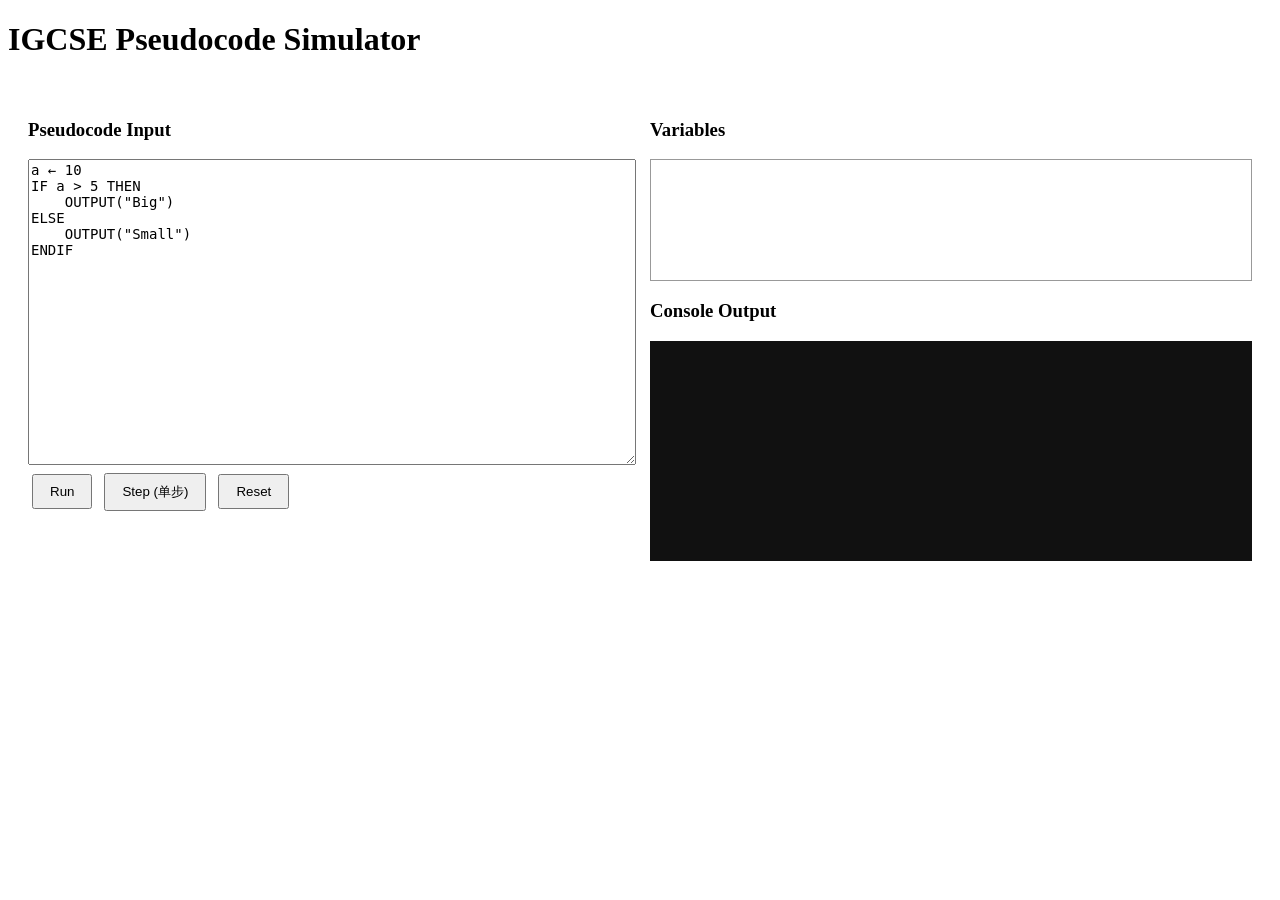
<file: index.html>
<!DOCTYPE html>
<html lang="en">
<head>
    <meta charset="UTF-8">
    <title>IGCSE Pseudocode Simulator</title>
    <style>
        .container{display:grid;grid-template-columns:1fr 1fr;gap:20px;padding:20px;}
        textarea{width:100%;height:300px;font-family:monospace;font-size:14px;}
        .var-table{border:1px solid #999;padding:10px;min-height:100px;}
        #output{background:#111;color:#0f0;padding:10px;height:200px;white-space:pre-wrap;font-family:monospace;}
        button{padding:8px 16px;margin:4px;cursor:pointer;}
    </style>
</head>
<body>
    <h1>IGCSE Pseudocode Simulator</h1>
    <div class="container">
        <div>
            <h3>Pseudocode Input</h3>
            <textarea id="codeArea">
a ← 10
IF a > 5 THEN
    OUTPUT("Big")
ELSE
    OUTPUT("Small")
ENDIF
            </textarea>
            <br>
            <button onclick="runCode()">Run</button>
            <button onclick="stepCode()">Step (单步)</button>
            <button onclick="reset()">Reset</button>
        </div>
        <div>
            <h3>Variables</h3>
            <div class="var-table" id="varBox"></div>
            <h3>Console Output</h3>
            <div id="output"></div>
        </div>
    </div>
<script>
let variables = {};
let pc = 0;
let lines = [];

function reset(){
    variables = {};
    pc = 0;
    lines = document.getElementById("codeArea").value.split("\n");
    renderVars();
    document.getElementById("output").innerText = "";
}

function renderVars(){
    let html = "";
    for(let name in variables){
        html += `<p>${name} = ${variables[name]}</p >`;
    }
    document.getElementById("varBox").innerHTML = html;
}

function stepCode(){
    if(pc >= lines.length) return;
    let line = lines[pc].trim();
    pc++;
    if(line.includes("←")){
        let [varName, valueStr] = line.split("←");
        let val = eval(valueStr.trim());
        variables[varName.trim()] = val;
    }
    if(line.startsWith("OUTPUT")){
        let txt = line.match(/OUTPUT\("(.*)"\)/)[1];
        document.getElementById("output").innerText += txt + "\n";
    }
    renderVars();
}

function runCode(){
    reset();
    while(pc < lines.length){
        stepCode();
    }
}
</script>
</body>
</html>
</file>
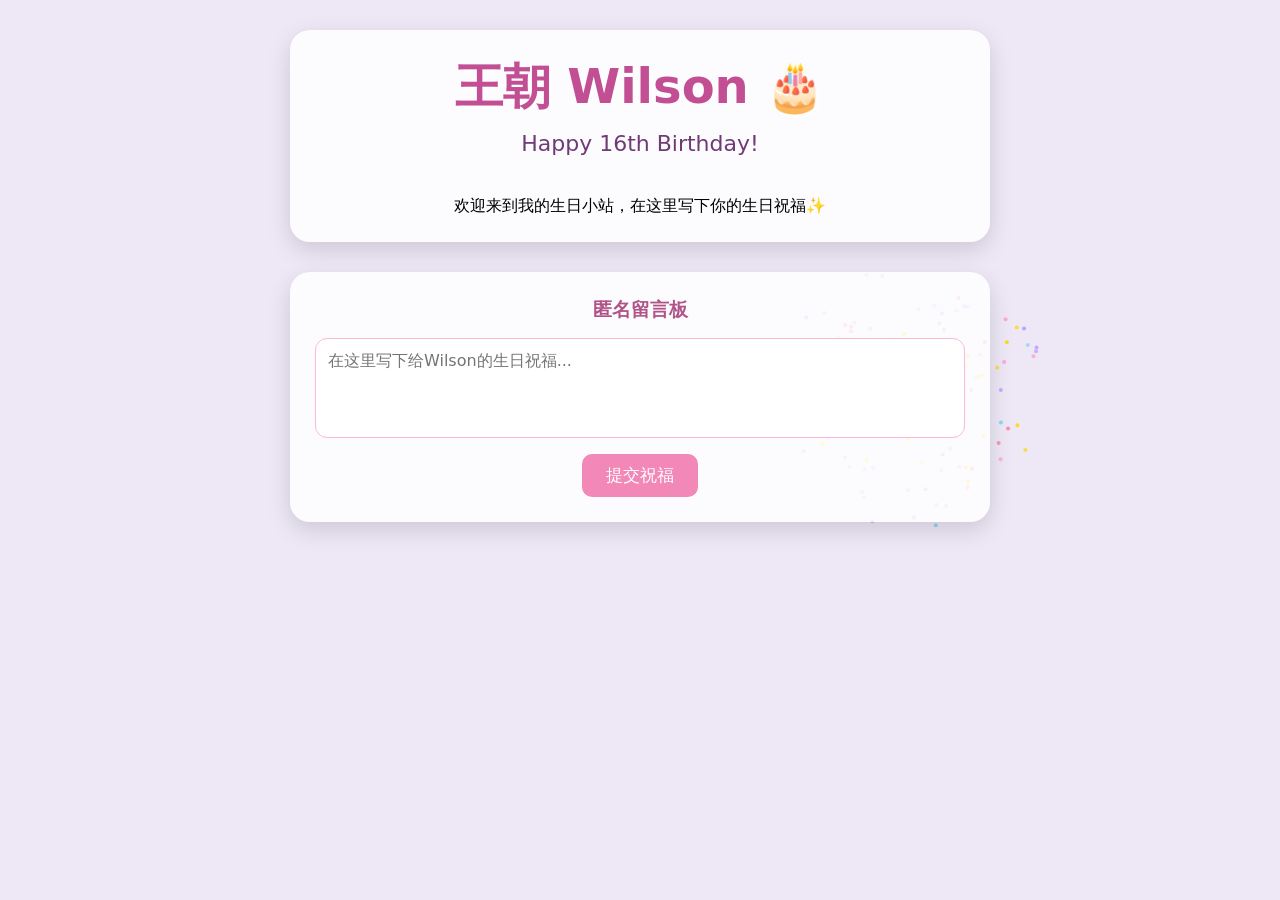
<file: birthday-index.html>
<!DOCTYPE html>
<html lang="en">
<head>
    <meta charset="UTF-8">
    <meta name="viewport" content="width=device-width, initial-scale=1.0">
    <title>Happy 16th Birthday Wilson</title>
    <style>
        *{margin:0;padding:0;box-sizing:border-box;font-family:system-ui, sans-serif;}
        body{
            background: #cce7f8;
            background-image: url('https://images.unsplash.com/photo-1578985545062-69928b1d9587?w=1400');
            background-size: cover;
            background-position: center;
            background-attachment: fixed;
            min-height:100vh;
            padding:30px 15px;
        }
        .mask{
            background:rgba(255,230,245,0.65);
            position:fixed;top:0;left:0;width:100%;height:100%;z-index:0;
        }
        .container{
            position:relative;z-index:2;
            max-width:700px;margin:0 auto;text-align:center;
        }
        h1{
            font-size:48px;color:#c24e94;text-shadow: 2px 2px 4px #fff;
            margin-bottom:12px;
        }
        .sub-title{
            font-size:22px;color:#703b75;margin-bottom:40px;
        }
        .card{
            background:rgba(255,255,255,0.82);
            border-radius:20px;padding:25px;margin-bottom:30px;
            box-shadow:0 8px 24px #00000022;
        }
        textarea{
            width:100%;height:100px;padding:12px;border-radius:12px;border:1px solid #ffb7d8;
            font-size:16px;resize:none;margin-bottom:12px;outline:none;
        }
        button{
            padding:10px 24px;border:none;border-radius:10px;
            background:#f288b8;color:white;font-size:17px;cursor:pointer;
            transition:0.2s;
        }
        button:hover{background:#dd689e;}
        .msg-item{
            text-align:left;padding:12px 16px;border-bottom:1px solid #f5d7e7;
            color:#444;
        }
        #fireworksCanvas{
            position:fixed;top:0;left:0;width:100vw;height:100vh;
            pointer-events:none;z-index:1;
        }
    </style>
</head>
<body>
    <div class="mask"></div>
    <canvas id="fireworksCanvas"></canvas>
    <div class="container">
        <div class="card">
            <h1>王朝 Wilson 🎂</h1>
            <p class="sub-title">Happy 16th Birthday!</p>
            <p>欢迎来到我的生日小站，在这里写下你的生日祝福✨</p>
        </div>

        <div class="card">
            <h3 style="margin-bottom:15px;color:#b05488">匿名留言板</h3>
            <textarea id="msgInput" placeholder="在这里写下给Wilson的生日祝福..."></textarea>
            <button onclick="addMessage()">提交祝福</button>
            <div id="msgList"></div>
        </div>
    </div>

<script>
// ========== 烟花代码 ==========
const canvas = document.getElementById('fireworksCanvas');
const ctx = canvas.getContext('2d');
function resizeCanvas(){
    canvas.width = window.innerWidth;
    canvas.height = window.innerHeight;
}
resizeCanvas();
window.addEventListener('resize',resizeCanvas);

class Particle{
    constructor(x,y,color){
        this.x = x;this.y = y;
        this.speed = Math.random()*5+2;
        this.angle = Math.random()*Math.PI*2;
        this.gravity = 0.08;
        this.vx = Math.cos(this.angle)*this.speed;
        this.vy = Math.sin(this.angle)*this.speed;
        this.alpha = 1;
        this.decay = Math.random()*0.015+0.005;
        this.color = color;
    }
    update(){
        this.x += this.vx;
        this.y += this.vy;
        this.vy += this.gravity;
        this.alpha -= this.decay;
    }
    draw(){
        ctx.save();
        ctx.globalAlpha = this.alpha;
        ctx.beginPath();
        ctx.arc(this.x,this.y,2,0,Math.PI*2);
        ctx.fillStyle=this.color;
        ctx.fill();
        ctx.restore();
    }
}
let particles = [];
const colors = ['#ff99cc','#87cefa','#ffd700','#ff7799','#b699ff'];
function createFirework(x,y){
    for(let i=0;i<120;i++){
        const c = colors[Math.floor(Math.random()*colors.length)];
        particles.push(new Particle(x,y,c));
    }
}
// 页面加载自动放烟花
setInterval(()=>{
    createFirework(Math.random()*canvas.width, Math.random()*canvas.height*0.5);
},1200);

function animate(){
    requestAnimationFrame(animate);
    ctx.clearRect(0,0,canvas.width,canvas.height);
    for(let i=particles.length-1;i>=0;i--){
        particles[i].update();
        particles[i].draw();
        if(particles[i].alpha <=0) particles.splice(i,1);
    }
}
animate();

// ========== 匿名留言板（本地存储） ==========
const storageKey = "birthdayMsgWilson";
function getMessages(){
    const data = localStorage.getItem(storageKey);
    return data ? JSON.parse(data):[];
}
function renderMessages(){
    const listDom = document.getElementById("msgList");
    const msgs = getMessages();
    listDom.innerHTML = "";
    msgs.forEach(item=>{
        const div = document.createElement("div");
        div.className="msg-item";
        div.innerText = `💌 ${item}`;
        listDom.appendChild(div);
    })
}
function addMessage(){
    const input = document.getElementById("msgInput");
    const text = input.value.trim();
    if(!text) return alert("请写下祝福！");
    const msgs = getMessages();
    msgs.push(text);
    localStorage.setItem(storageKey, JSON.stringify(msgs));
    input.value = "";
    renderMessages();
    alert("祝福提交成功🎉");
}
renderMessages();
</script>
</body>
</html>
</file>
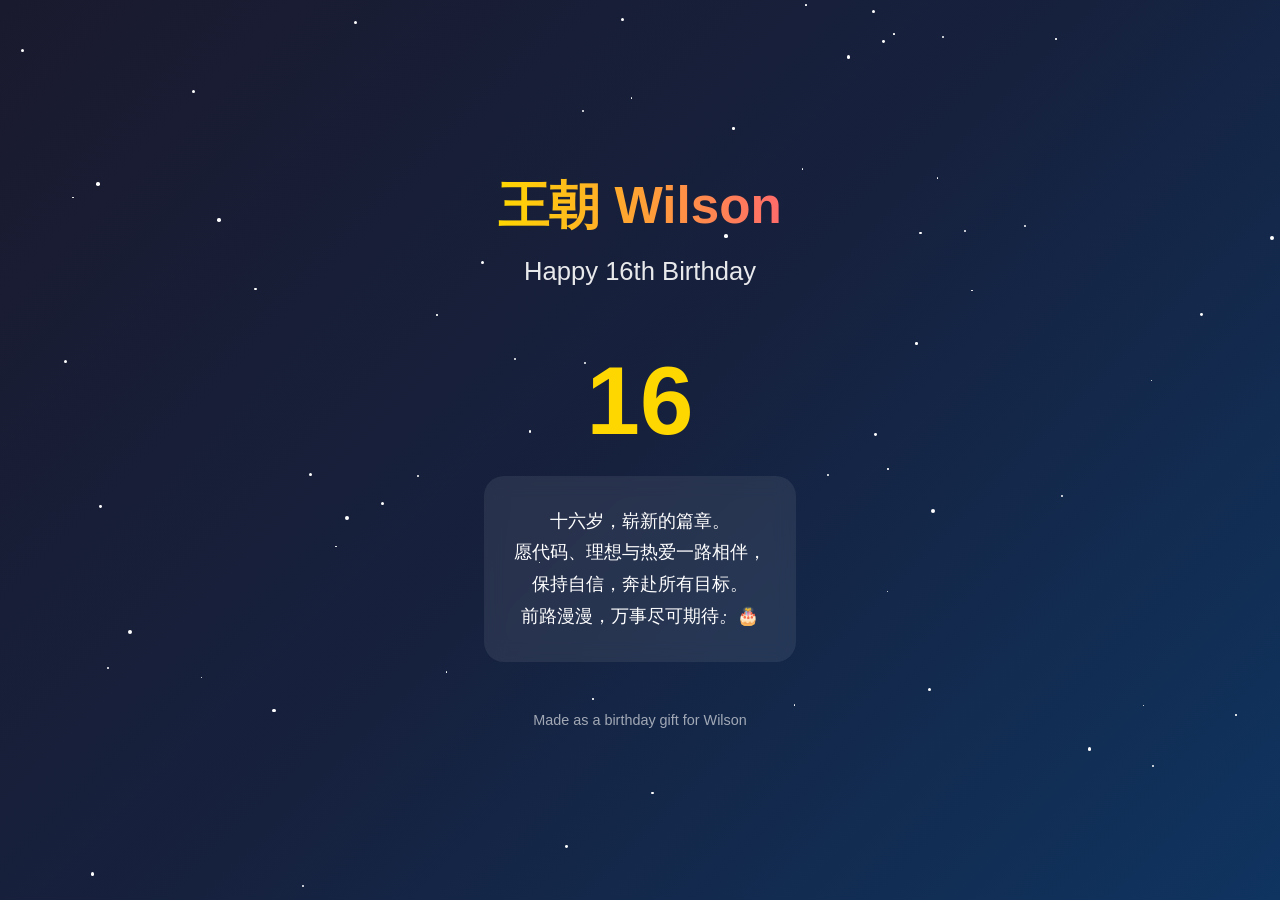
<file: birthday.html>
<!DOCTYPE html>
<html lang="en">
<head>
    <meta charset="UTF-8">
    <meta name="viewport" content="width=device-width, initial-scale=1.0">
    <title>Happy 16th Birthday Wilson</title>
    <style>
        * {
            margin: 0;
            padding: 0;
            box-sizing: border-box;
            font-family: 'Segoe UI', sans-serif;
        }
        body {
            min-height: 100vh;
            background: linear-gradient(135deg, #1a1a2e, #16213e, #0f3460);
            display: flex;
            flex-direction: column;
            align-items: center;
            justify-content: center;
            color: white;
            text-align: center;
            overflow: hidden;
        }
        h1 {
            font-size: 3.2rem;
            margin-bottom: 16px;
            background: linear-gradient(90deg, #ffd700, #ff6b6b);
            -webkit-background-clip: text;
            color: transparent;
            animation: fadeIn 2s ease-in-out;
        }
        .sub-title {
            font-size: 1.6rem;
            margin-bottom: 40px;
            opacity: 0.9;
            animation: fadeIn 3s ease-in-out;
        }
        .message {
            max-width: 700px;
            font-size: 1.1rem;
            line-height: 1.8;
            padding: 30px;
            background: rgba(255,255,255,0.08);
            border-radius: 20px;
            backdrop-filter: blur(10px);
            animation: fadeIn 4s ease-in-out;
        }
        .birthday-number{
            font-size: 6rem;
            font-weight: bold;
            color:#ffd700;
            margin:20px 0;
            animation: pulse 2.5s infinite;
        }
        @keyframes fadeIn {
            from {opacity:0; transform: translateY(20px);}
            to {opacity:1; transform: translateY(0);}
        }
        @keyframes pulse {
            0% {transform: scale(1);}
            50% {transform: scale(1.05);}
            100% {transform: scale(1);}
        }
        .footer{
            margin-top:50px;
            opacity:0.6;
            font-size:0.9rem;
        }
        /* 星星点缀 */
        .star {
            position:absolute;
            background:#fff;
            border-radius:50%;
            animation: twinkle 3s infinite;
        }
        @keyframes twinkle {
            0%,100% {opacity:0.2;}
            50% {opacity:1;}
        }
    </style>
</head>
<body>
    <div class="star" style="width:3px;height:3px;top:10%;left:15%;"></div>
    <div class="star" style="width:2px;height:2px;top:25%;left:80%;animation-delay:0.5s;"></div>
    <div class="star" style="width:4px;height:4px;top:70%;left:10%;animation-delay:1s;"></div>
    <div class="star" style="width:2px;height:2px;top:85%;left:90%;animation-delay:1.5s;"></div>
    <div class="star" style="width:3px;height:3px;top:40%;left:5%;animation-delay:2s;"></div>

    <h1>王朝 Wilson</h1>
    <div class="sub-title">Happy 16th Birthday</div>
    <div class="birthday-number">16</div>
    <div class="message">
        十六岁，崭新的篇章。<br>
        愿代码、理想与热爱一路相伴，<br>
        保持自信，奔赴所有目标。<br>
        前路漫漫，万事尽可期待。🎂
    </div>
    <div class="footer">
        Made as a birthday gift for Wilson
    </div>

<script>
// 随机生成更多星星
function createStar(){
    const star = document.createElement('div');
    star.classList.add('star');
    const size = Math.random()*3+1;
    star.style.width = size+'px';
    star.style.height = size+'px';
    star.style.top = Math.random()*100+'%';
    star.style.left = Math.random()*100+'%';
    star.style.animationDelay = Math.random()*3+'s';
    document.body.appendChild(star);
}
for(let i=0;i<60;i++) createStar();
</script>
</body>
</html>
</file>
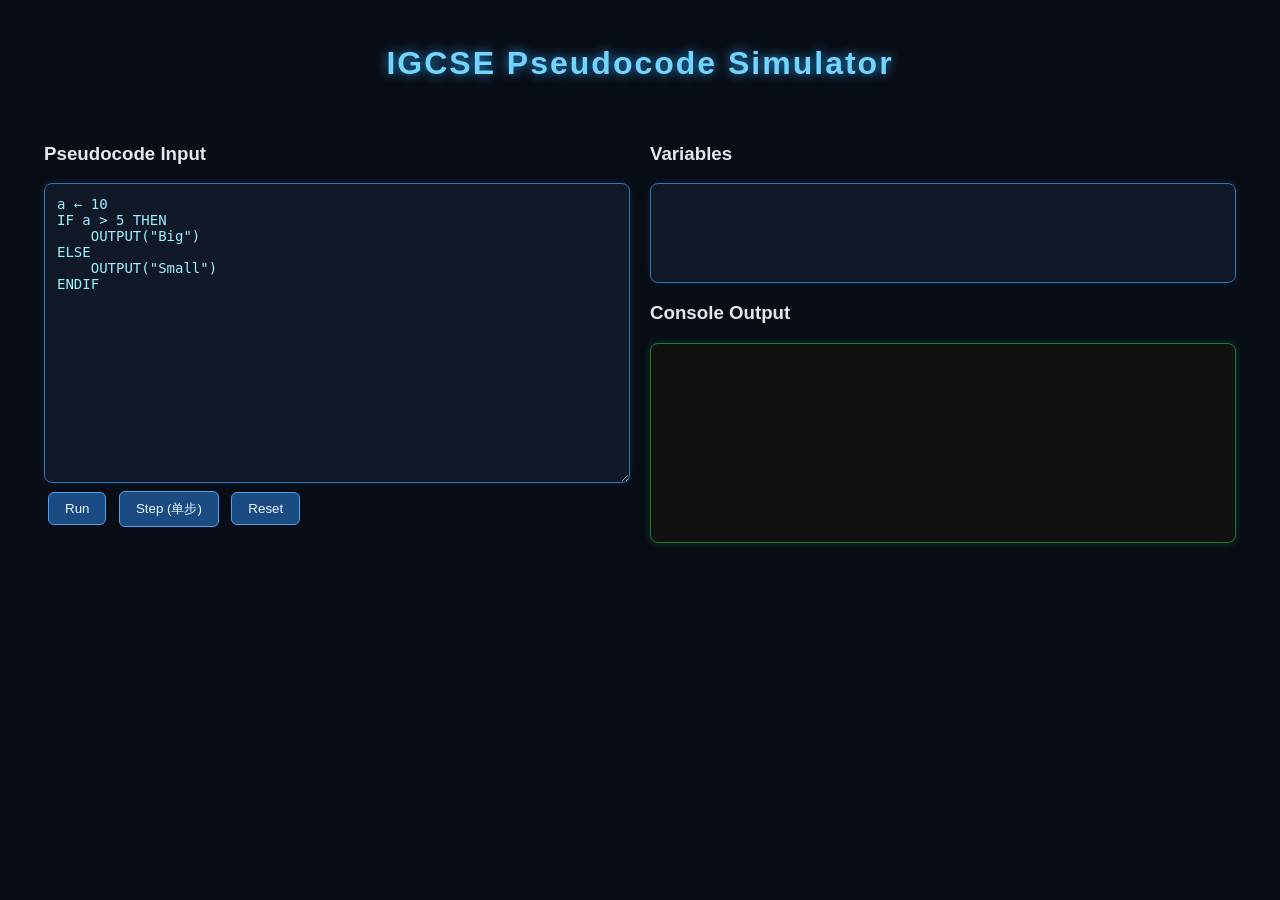
<file: GreatWall.html>
<!DOCTYPE html>
<html lang="en">
<head>
    <meta charset="UTF-8">
    <title>IGCSE Pseudocode Simulator</title>
    <style>
                *{
            box-sizing: border-box;
        }
        body{
            /* 深色底色，暗青黑，国风科技底色 */
            background: #0b1018;
            /* 长城背景图，半透明叠加 */
            background-image: url("https://images.unsplash.com/photo-1508804185872-d7badad00f7d?ixlib=rb-4.0.3&auto=format&fit=crop&w=1920&q=80");
            background-size: cover;
            background-position: center;
            background-attachment: fixed;
            background-blend-mode: overlay;
            color:#e2e8f0;
            font-family: 'Segoe UI',sans-serif;
            padding:24px;
            margin:0;
        }
        body::before{
            /* 黑色遮罩，压低背景亮度，保证文字看得清！很关键 */
            content:"";
            position:fixed;
            inset:0;
            background:rgba(8,12,20,0.75);
            z-index:-1;
        }
        h1{
            text-align:center;
            color:#72d4ff;
            text-shadow: 0 0 12px #2194d8;
            letter-spacing:2px;
        }
        .container{
            display:grid;
            grid-template-columns:1fr 1fr;
            gap:20px;
            padding:20px;
            max-width:1400px;
            margin:0 auto;
        }
        textarea{
            width:100%;
            height:300px;
            font-family:monospace;
            font-size:14px;
            background:rgba(20,30,48,0.75);
            border:1px solid #3474b8;
            color:#9cf0ff;
            border-radius:8px;
            padding:12px;
            box-shadow: 0 0 8px #18427066;
        }
        .var-table{
            border:1px solid #3474b8;
            padding:10px;
            min-height:100px;
            background:rgba(20,30,48,0.75);
            border-radius:8px;
            color:#b6e8ff;
            box-shadow: 0 0 8px #18427066;
        }
        #output{
            background:#111;
            color:#0f0;
            padding:10px;
            height:200px;
            white-space:pre-wrap;
            font-family:monospace;
            border:1px solid #227733;
            border-radius:8px;
            box-shadow:0 0 8px #00992255;
        }
        button{
            padding:8px 16px;
            margin:4px;
            cursor:pointer;
            background:#1a4b82;
            color:#eaf7ff;
            border:1px solid #50a2e8;
            border-radius:6px;
            transition: 0.2s;
        }
        button:hover{
            background:#2871b9;
            box-shadow:0 0 10px #3b98e9;
        }
    </style>
</head>
<body>
    <h1>IGCSE Pseudocode Simulator</h1>
    <div class="container">
        <div>
            <h3>Pseudocode Input</h3>
            <textarea id="codeArea">
a ← 10
IF a > 5 THEN
    OUTPUT("Big")
ELSE
    OUTPUT("Small")
ENDIF
            </textarea>
            <br>
            <button onclick="runCode()">Run</button>
            <button onclick="stepCode()">Step (单步)</button>
            <button onclick="reset()">Reset</button>
        </div>
        <div>
            <h3>Variables</h3>
            <div class="var-table" id="varBox"></div>
            <h3>Console Output</h3>
            <div id="output"></div>
        </div>
    </div>
<script>
let variables = {};
let pc = 0;
let lines = [];

function reset(){
    variables = {};
    pc = 0;
    lines = document.getElementById("codeArea").value.split("\n");
    renderVars();
    document.getElementById("output").innerText = "";
}

function renderVars(){
    let html = "";
    for(let name in variables){
        html += `<p>${name} = ${variables[name]}</p >`;
    }
    document.getElementById("varBox").innerHTML = html;
}

function stepCode(){
    if(pc >= lines.length) return;
    let line = lines[pc].trim();
    pc++;
    if(line.includes("←")){
        let [varName, valueStr] = line.split("←");
        let val = eval(valueStr.trim());
        variables[varName.trim()] = val;
    }
    if(line.startsWith("OUTPUT")){
        let txt = line.match(/OUTPUT\("(.*)"\)/)[1];
        document.getElementById("output").innerText += txt + "\n";
    }
    renderVars();
}

function runCode(){
    reset();
    while(pc < lines.length){
        stepCode();
    }
}
</script>
</body>
</html>
</file>
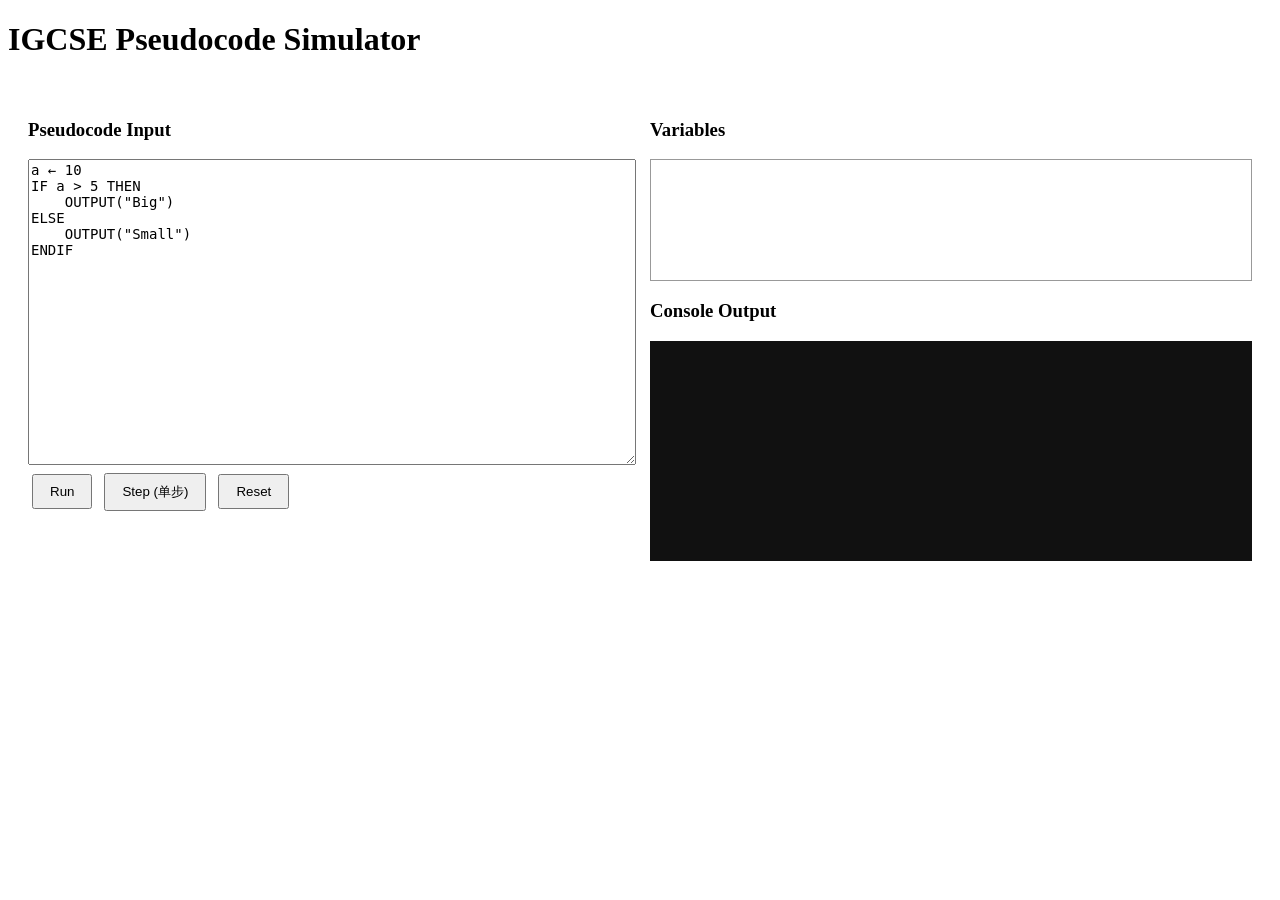
<file: igcse-sim.html>
<!DOCTYPE html>
<html lang="en">
<head>
    <meta charset="UTF-8">
    <title>IGCSE Pseudocode Simulator</title>
    <style>
        .container{
            display:grid;
            grid-template-columns:1fr 1fr;
            gap:20px;
            padding:20px;
        }
        textarea{
            width:100%;
            height:300px;
            font-family:monospace;
            font-size:14px;
        }
        .var-table{
            border:1px solid #999;
            padding:10px;
            min-height:100px;
        }
        #output{
            background:#111;
            color:#0f0;
            padding:10px;
            height:200px;
            white-space:pre-wrap;
            font-family:monospace;
        }
        button{
            padding:8px 16px;
            margin:4px;
            cursor:pointer;
        }
    </style>
</head>
<body>
    <h1>IGCSE Pseudocode Simulator</h1>
    <div class="container">
        <div>
            <h3>Pseudocode Input</h3>
<textarea id="codeArea">
a ← 10
IF a > 5 THEN
    OUTPUT("Big")
ELSE
    OUTPUT("Small")
ENDIF
</textarea>
            <br>
            <button onclick="runCode()">Run</button>
            <button onclick="stepCode()">Step (单步)</button>
            <button onclick="reset()">Reset</button>
        </div>
        <div>
            <h3>Variables</h3>
            <div class="var-table" id="varBox"></div>
            <h3>Console Output</h3>
            <div id="output"></div>
        </div>
    </div>
<script>
let variables = {};
let pc = 0;
let lines = [];
function reset(){
    variables = {};
    pc = 0;
    lines = document.getElementById("codeArea").value.split("\n");
    document.getElementById("output").innerText = "";
    renderVars();
}
function renderVars(){
    let html = "";
    for(let name in variables){
        html += `${name}: ${variables[name]}<br>`;
    }
    document.getElementById("varBox").innerHTML = html;
}
function stepCode(){
  if(pc >= lines.length) return;
  let line = lines[pc].trim();
  pc++; // 默认顺序执行，下一行+1
  // 1. 变量赋值 A ← value
  if(line.includes("←")){
    let [varName, valueStr] = line.split("←");
    let val = eval(valueStr.trim());
    variables[varName.trim()] = val;
    renderVars();
    return;
  }
  // 2. OUTPUT 输出
  if(line.startsWith("OUTPUT")){
    let txt = line.match(/OUTPUT\((.+)\)/)[1];
    let result = eval(txt);
    document.getElementById("output").innerText += result + "\n";
    renderVars();
    return;
  }
    // 3. IF 条件 THEN（IGCSE标准，支持有无括号两种写法）
  if(line.startsWith("IF ")){
    let condStr = line.match(/IF\s*(.*?) THEN/)[1];
    let condResult = eval(condStr.trim());
    if(!condResult){
      // 条件不成立：跳到 ELSE 或者 ENDIF
      pc = findMatchingElseOrEndIf(pc);
    }
    renderVars();
    return;
  }
  // 4. ELSE 分支
  if(line === "ELSE"){
    // ELSE执行完，需要跳到ENDIF后面
    pc = findMatchingEndIf(pc);
    renderVars();
    return;
  }
  // 5. ENDIF / END IF 结束IF块（兼容IGCSE两种写法）
  if(line === "ENDIF" || line === "END IF"){
    renderVars();
    return;
  }
    // 6. WHILE 条件 THEN（IGCSE标准，支持有无括号两种写法）
  if(line.startsWith("WHILE ")){
    let condStr = line.match(/WHILE\s*(.*?) THEN/)[1];
    let condResult = eval(condStr.trim());
    if(!condResult){
      // 条件false，跳出循环，跳到ENDWHILE下一行
      pc = findMatchingEndWhile(pc);
    }
    renderVars();
    return;
  }
  // 7. ENDWHILE / END WHILE 循环结尾
  if(line === "ENDWHILE" || line === "END WHILE"){
    pc = findMatchingWhileStart(pc);
    renderVars();
    return;
  }
}
// 查找：找到匹配的ELSE或者ENDIF（修复嵌套IF深度计数）
function findMatchingElseOrEndIf(startPc){
  let depth = 1;
  for(let i = startPc; i < lines.length; i++){
    let l = lines[i].trim();
    if(l.startsWith("IF(")) depth++;
    if(l === "ELSE" && depth === 1){
      return i+1;
    }
    if((l === "ENDIF" || l === "END IF")){
      depth--;
      if(depth === 0){
        return i+1;
      }
    }
  }
  return lines.length;
}
// 查找匹配 END IF / ENDIF
function findMatchingEndIf(startPc){
  let depth = 1;
  for(let i = startPc; i < lines.length; i++){
    let l = lines[i].trim();
    if(l.startsWith("IF(")) depth++;
    if(l === "ENDIF" || l === "END IF"){
      depth--;
      if(depth === 0){
        return i + 1;
      }
    }
  }
  return lines.length;
}
// 查找匹配 END WHILE / ENDWHILE
function findMatchingEndWhile(startPc){
  let depth = 1;
  for(let i = startPc; i < lines.length; i++){
    let l = lines[i].trim();
    if(l.startsWith("WHILE(")) depth++;
    if(l === "ENDWHILE" || l === "END WHILE"){
      depth--;
      if(depth === 0){
        return i + 1;
      }
    }
  }
  return lines.length;
}
// 反向查找对应的 WHILE 起始行
function findMatchingWhileStart(endPc){
  let depth = 1;
  for(let i = endPc - 1; i >= 0; i--){
    let l = lines[i].trim();
    if(l === "ENDWHILE" || l === "END WHILE") depth++;
    if(l.startsWith("WHILE(")){
      depth--;
      if(depth === 0){
        return i;
      }
    }
  }
  return lines.length;
}
function runCode(){
  reset();
  while(pc < lines.length){
    stepCode();
  }
}
</script>
</body>
</html>
</file>
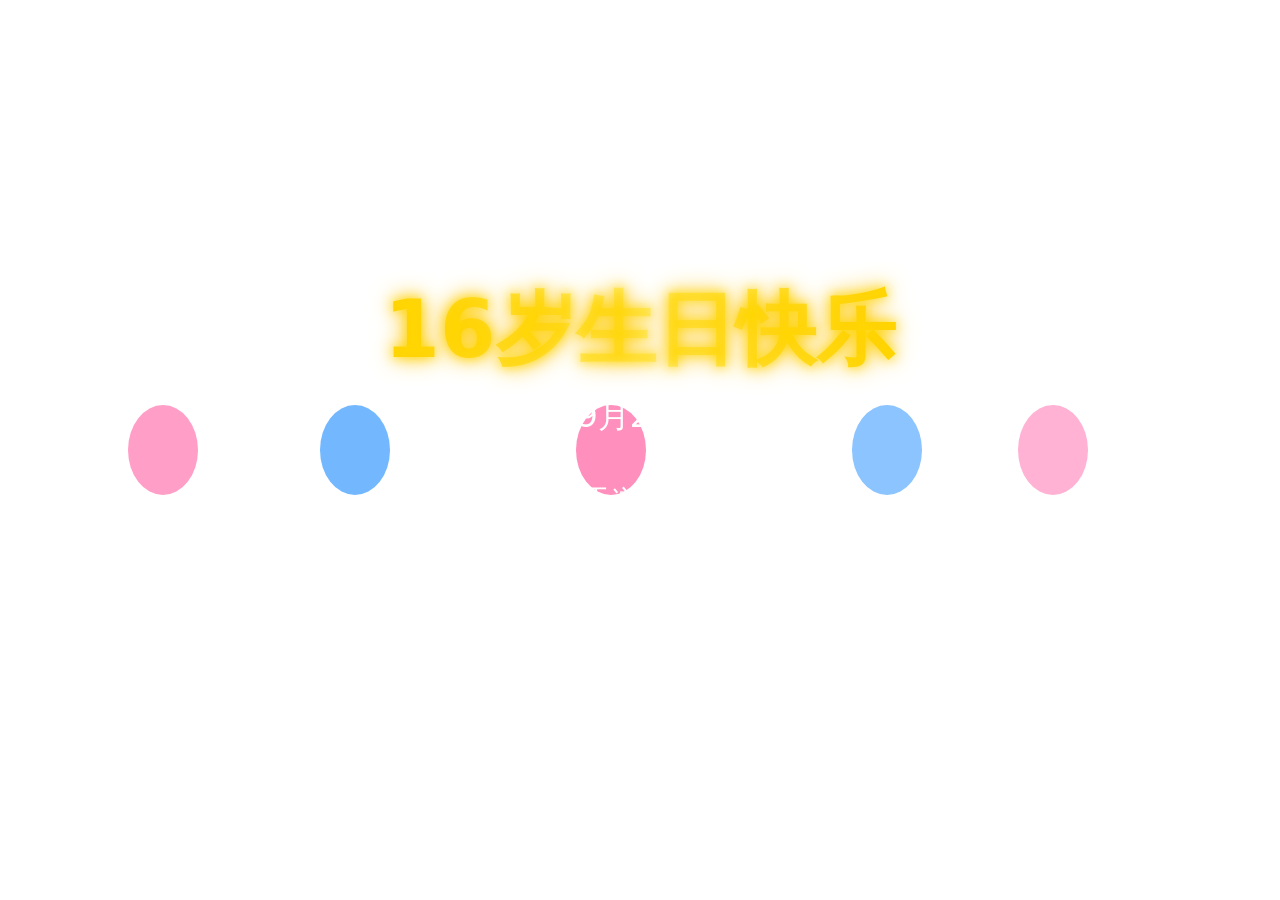
<file: main.html>
<!DOCTYPE html>
<html lang="zh-CN">
<head>
    <meta charset="UTF-8">
    <meta name="viewport" content="width=device-width, initial-scale=1.0">
    <title>Wilson王朝 · 16岁生日快乐</title>
    <style>
        *{
            margin:0;
            padding:0;
            box-sizing:border-box;
            font-family:system-ui, sans-serif;
        }
        body{
            min-height:100vh;
            background: linear-gradient(135deg, #b8dfff, #ffc8e0);
            background-image: url("data:image/svg+xml,%3Csvg xmlns='http://www.w3.org/2000/svg' width='400' height='400' viewBox='0 0 400 400'%3E%3Cg fill-rule='evenodd'%3E%3Cg fill='%23ffffff' fill-opacity='0.35'%3E%3Cpath d='M196 150c18 0 32 14 32 32s-14 32-32 32-32-14-32-32 14-32 32-32zm-70 20c10 0 18 8 18 18s-8 18-18 18-18-8-18-18 8-18 18-18zm140 0c10 0 18 8 18 18s-8 18-18 18-18-8-18-18 8-18 18-18zM120 270c14 0 25 11 25 25s-11 25-25 25-25-11-25-25 11-25 25-25zm160 0c14 0 25 11 25 25s-11 25-25 25-25-11-25-25 11-25 25-25z'%3E%3C/path%3E%3Cpath d='M200 220c22 0 40 18 40 40s-18 40-40 40-40-18-40-40 18-40 40-40z'%3E%3C/path%3E%3C/g%3E%3C/g%3E%3C/svg%3E");
            overflow:hidden;
            display:flex;
            flex-direction:column;
            align-items:center;
            justify-content:center;
            text-align:center;
            color:white;
            padding:20px;
        }
        .container{
            z-index:2;
        }
        .title-1{
            font-size: clamp(2.2rem,6vw,4rem);
            color:#fff;
            font-weight:bold;
            margin-bottom:12px;
        }
        .birthday-text{
            font-size: clamp(2.5rem,7vw,5rem);
            font-weight:bold;
            background: linear-gradient(90deg,#ffd700,#fff8a0,#ffd700);
            -webkit-background-clip:text;
            background-clip:text;
            color:transparent;
            text-shadow: 0 0 12px #ffd700, 0 0 24px #ffc107;
            margin:10px 0;
        }
        .date{
            font-size: clamp(1.3rem,3vw,2rem);
            margin-bottom:30px;
        }
        .bless{
            font-size: clamp(1.1rem,2.5vw,1.8rem);
            line-height:2.2;
        }
        /*气球样式+漂浮动画*/
        .balloon{
            position:absolute;
            width:70px;
            height:90px;
            border-radius:50% 50% 50% 50%;
            animation: float 12s infinite ease-in-out;
        }
        .balloon::after{
            content:"";
            position:absolute;
            width:1px;
            height:70px;
            background:#fff;
            left:50%;
            top:90px;
            transform:translateX(-50%);
        }
        .b-pink{
            background:#ff9fc8;
            left:10%;
            animation-delay:0s;
        }
        .b-blue{
            background:#73b8ff;
            left:25%;
            animation-delay:1.5s;
        }
        .b-pink2{
            background:#ffb2d4;
            right:15%;
            animation-delay:3s;
        }
        .b-blue2{
            background:#8bc4ff;
            right:28%;
            animation-delay:4.5s;
        }
        .b-pink3{
            background:#ff8fbd;
            left:45%;
            animation-delay:2s;
        }
        @keyframes float{
            0%{
                transform: translateY(100vh) rotate(-6deg);
                opacity:0.8;
            }
            50%{
                transform: translateY(-20vh) rotate(6deg);
            }
            100%{
                transform: translateY(-120vh) rotate(-4deg);
                opacity:0;
            }
        }
        .spark{
            position:absolute;
            pointer-events:none;
            width:10px;
            height:10px;
            background:#ffd700;
            border-radius:50%;
            animation: sparkle 0.8s forwards;
        }
        @keyframes sparkle{
            0%{transform:scale(1);opacity:1;}
            100%{transform:scale(0);opacity:0;}
        }
    </style>
</head>
<body>
    <!--漂浮气球-->
    <div class="balloon b-pink"></div>
    <div class="balloon b-blue"></div>
    <div class="balloon b-pink2"></div>
    <div class="balloon b-blue2"></div>
    <div class="balloon b-pink3"></div>

    <div class="container">
        <h1 class="title-1">Wilson 王朝</h1>
        <h2 class="birthday-text">16岁生日快乐</h2>
        <div class="date">9月26号</div>
        <div class="bless">
            天道酬勤<br>
            要爱自己<br>
            世界和平<br>
            以后皆是坦途
        </div>
    </div>

    <script>
        //点击页面生成金色小星星
        document.body.addEventListener('click',function(e){
            const s = document.createElement('div');
            s.classList.add('spark');
            s.style.left = e.clientX + 'px';
            s.style.top = e.clientY + 'px';
            document.body.appendChild(s);
            setTimeout(()=>s.remove(),800);
        })
    </script>
</body>
</file>
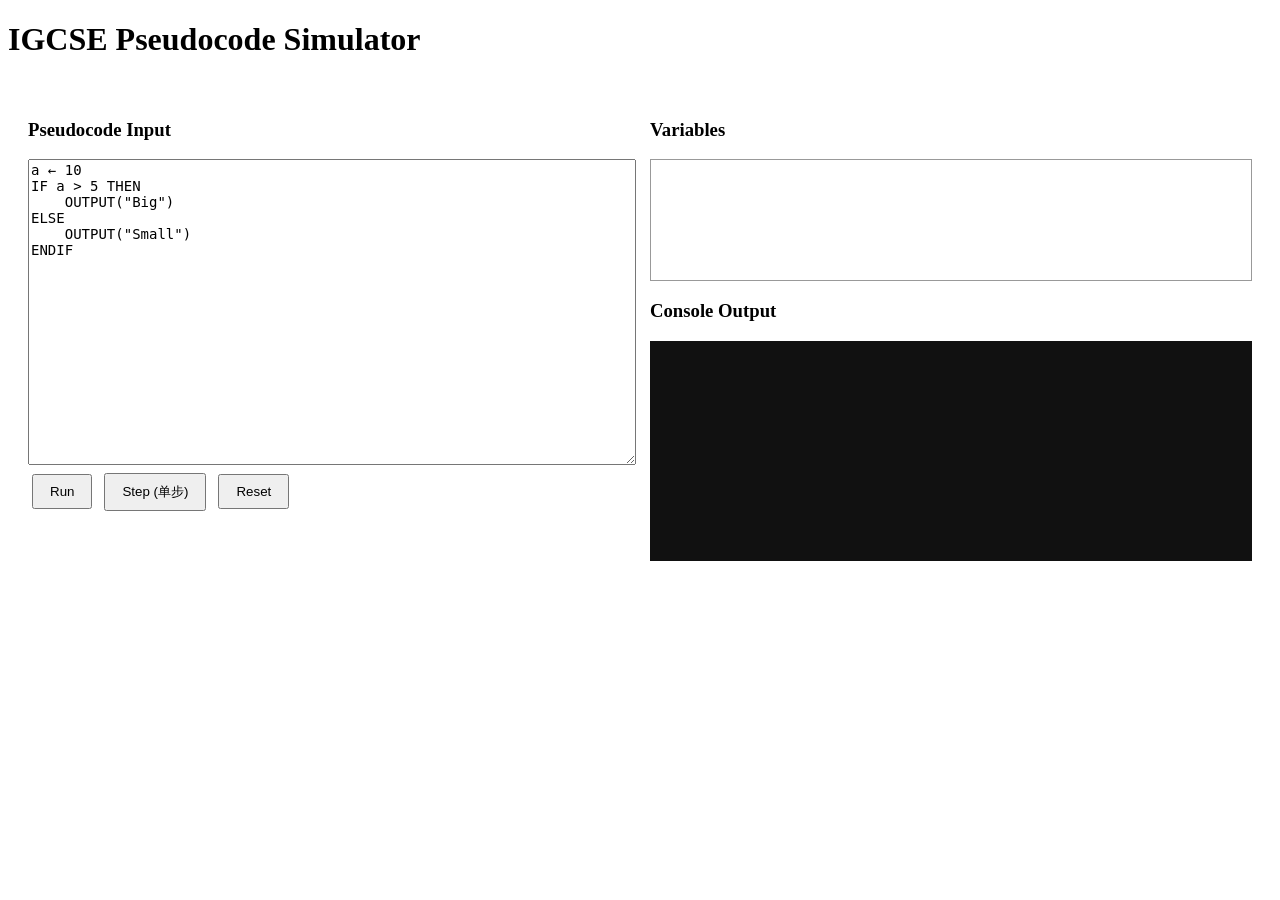
<file: pseudocode.html>
<!DOCTYPE html>
<html lang="en">
<head>
    <meta charset="UTF-8">
    <title>IGCSE Pseudocode Simulator</title>
    <style>
        .container{
            display:grid;
            grid-template-columns:1fr 1fr;
            gap:20px;
            padding:20px;
        }
        textarea{
            width:100%;
            height:300px;
            font-family:monospace;
            font-size:14px;
        }
        .var-table{
            border:1px solid #999;
            padding:10px;
            min-height:100px;
        }
        #output{
            background:#111;
            color:#0f0;
            padding:10px;
            height:200px;
            white-space:pre-wrap;
            font-family:monospace;
        }
        button{
            padding:8px 16px;
            margin:4px;
            cursor:pointer;
        }
    </style>
</head>
<body>
    <h1>IGCSE Pseudocode Simulator</h1>
    <div class="container">
        <div>
            <h3>Pseudocode Input</h3>
<textarea id="codeArea">
a ← 10
IF a > 5 THEN
    OUTPUT("Big")
ELSE
    OUTPUT("Small")
ENDIF
</textarea>
            <br>
            <button onclick="runCode()">Run</button>
            <button onclick="stepCode()">Step (单步)</button>
            <button onclick="reset()">Reset</button>
        </div>
        <div>
            <h3>Variables</h3>
            <div class="var-table" id="varBox"></div>
            <h3>Console Output</h3>
            <div id="output"></div>
        </div>
    </div>
<script>
let variables = {};
let pc = 0;
let lines = [];

function reset(){
    variables = {};
    pc = 0;
    lines = document.getElementById("codeArea").value.split("\n");
    document.getElementById("output").innerText = "";
    renderVars();
}

function renderVars(){
    let html = "";
    for(let name in variables){
        html += `${name}: ${variables[name]}<br>`;
    }
    document.getElementById("varBox").innerHTML = html;
}
function stepCode(){
  if(pc >= lines.length) return;
  let line = lines[pc].trim();
  pc++; // 默认顺序执行，下一行+1

  // 1. 变量赋值 A ← value
  if(line.includes("←")){
    let [varName, valueStr] = line.split("←");
    let val = eval(valueStr.trim());
    variables[varName.trim()] = val;
    renderVars();
    return;
  }

  // 2. OUTPUT 输出
  if(line.startsWith("OUTPUT")){
    let txt = line.match(/OUTPUT\((.+)\)/)[1];
    let result = eval(txt);
    document.getElementById("output").innerText += result + "\n";
    renderVars();
    return;
  }

  // 3. IF(条件) THEN 分支开始
  if(line.startsWith("IF(")){
    let condStr = line.match(/IF\((.+)\) THEN/)[1];
    let condResult = eval(condStr.trim());
    if(!condResult){
      // 条件不成立：跳到 ELSE 或者 ENDIF
      pc = findMatchingElseOrEndIf(pc);
    }
    renderVars();
    return;
  }

  // 4. ELSE 分支
  if(line === "ELSE"){
    // ELSE执行完，需要跳到ENDIF后面
    pc = findMatchingEndIf(pc);
    renderVars();
    return;
  }

  // 5. ENDIF / END IF 结束IF块（兼容IGCSE两种写法）
  if(line === "ENDIF" || line === "END IF"){
    renderVars();
    return;
  }

  // 6. WHILE(条件) 循环开头
  if(line.startsWith("WHILE(")){
    let condStr = line.match(/WHILE\((.+)\)/)[1];
    let condResult = eval(condStr.trim());
    if(!condResult){
      // 条件false，跳出循环，跳到ENDWHILE下一行
      pc = findMatchingEndWhile(pc);
    }
    renderVars();
    return;
  }

  // 7. ENDWHILE / END WHILE 循环结尾
  if(line === "ENDWHILE" || line === "END WHILE"){
    pc = findMatchingWhileStart(pc);
    renderVars();
    return;
  }
}

// 查找：找到匹配的ELSE或者ENDIF（修复嵌套IF深度计数）
function findMatchingElseOrEndIf(startPc){
  let depth = 1;
  for(let i = startPc; i < lines.length; i++){
    let l = lines[i].trim();
    if(l.startsWith("IF(")) depth++;
    if(l === "ELSE" && depth === 1){
      return i+1;
    }
    if((l === "ENDIF" || l === "END IF")){
      depth--;
      if(depth === 0){
        return i+1;
      }
    }
  }
  return lines.length;
}

// 查找匹配 END IF / ENDIF
function findMatchingEndIf(startPc){
  let depth = 1;
  for(let i = startPc; i < lines.length; i++){
    let l = lines[i].trim();
    if(l.startsWith("IF(")) depth++;
    if(l === "ENDIF" || l === "END IF"){
      depth--;
      if(depth === 0){
        return i + 1;
      }
    }
  }
  return lines.length;
}

// 查找匹配 END WHILE / ENDWHILE
function findMatchingEndWhile(startPc){
  let depth = 1;
  for(let i = startPc; i < lines.length; i++){
    let l = lines[i].trim();
    if(l.startsWith("WHILE(")) depth++;
    if(l === "ENDWHILE" || l === "END WHILE"){
      depth--;
      if(depth === 0){
        return i + 1;
      }
    }
  }
  return lines.length;
}

// 反向查找对应的 WHILE 起始行
function findMatchingWhileStart(endPc){
  let depth = 1;
  for(let i = endPc - 1; i >= 0; i--){
    let l = lines[i].trim();
    if(l === "ENDWHILE" || l === "END WHILE") depth++;
    if(l.startsWith("WHILE(")){
      depth--;
      if(depth === 0){
        return i;
      }
    }
  }
  return lines.length;
}
function runCode(){
  reset();
  while(pc < lines.length){
    stepCode();
  }
}
</script>
</body>
</html>
</file>
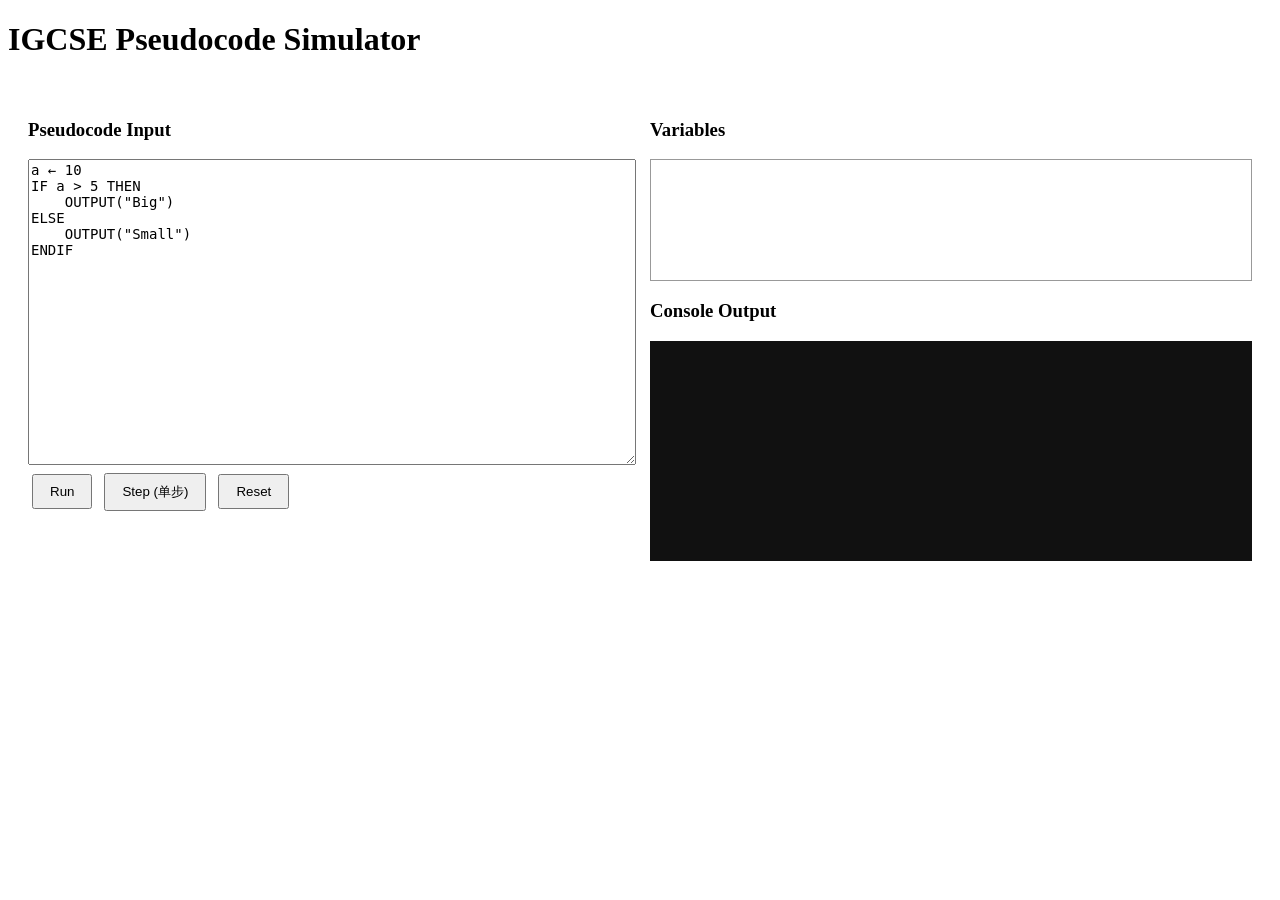
<file: stimulator.html>
<!DOCTYPE html>
<html lang="en">
<head>
    <meta charset="UTF-8">
    <title>IGCSE Pseudocode Simulator</title>
    <style>
        .container{
            display:grid;
            grid-template-columns:1fr 1fr;
            gap:20px;
            padding:20px;
        }
        textarea{
            width:100%;
            height:300px;
            font-family:monospace;
            font-size:14px;
        }
        .var-table{
            border:1px solid #999;
            padding:10px;
            min-height:100px;
        }
        #output{
            background:#111;
            color:#0f0;
            padding:10px;
            height:200px;
            white-space:pre-wrap;
            font-family:monospace;
        }
        button{
            padding:8px 16px;
            margin:4px;
            cursor:pointer;
        }
    </style>
</head>
<body>
    <h1>IGCSE Pseudocode Simulator</h1>
    <div class="container">
        <div>
            <h3>Pseudocode Input</h3>
<textarea id="codeArea">
a ← 10
IF a > 5 THEN
    OUTPUT("Big")
ELSE
    OUTPUT("Small")
ENDIF
</textarea>
            <br>
            <button onclick="runCode()">Run</button>
            <button onclick="stepCode()">Step (单步)</button>
            <button onclick="reset()">Reset</button>
        </div>
        <div>
            <h3>Variables</h3>
            <div class="var-table" id="varBox"></div>
            <h3>Console Output</h3>
            <div id="output"></div>
        </div>
    </div>
<script>
let variables = {};
let pc = 0;
let lines = [];

function reset(){
    variables = {};
    pc = 0;
    lines = document.getElementById("codeArea").value.split("\n");
    document.getElementById("output").innerText = "";
    renderVars();
}

function renderVars(){
    let html = "";
    for(let name in variables){
        html += `${name}: ${variables[name]}<br>`;
    }
    document.getElementById("varBox").innerHTML = html;
}

function stepCode(){
  if(pc >= lines.length) return;
  let line = lines[pc].trim();
  pc++;

  // 变量赋值 A ← value
  if(line.includes("←")){
    let [varName, valueStr] = line.split("←");
    let val = eval(valueStr.trim());
    variables[varName.trim()] = val;
    renderVars();
    return;
  }

  // OUTPUT输出
  if(line.startsWith("OUTPUT")){
    let txt = line.match(/OUTPUT\((.+)\)/)[1];
    let result = eval(txt);
    document.getElementById("output").innerText += result + "\n";
    renderVars();
    return;
  }

  // IF(条件) THEN
  if(line.startsWith("IF(")){
    let condStr = line.match(/IF\((.+)\) THEN/)[1];
    let condResult = eval(condStr.trim());
    if(!condResult){
      pc = findElseOrEndIf(pc);
    }
    renderVars();
    return;
  }

  // ELSE
  if(line === "ELSE"){
    pc = findEndIf(pc);
    renderVars();
    return;
  }

  // ENDIF / END IF
  if(line === "ENDIF" || line === "END IF"){
    renderVars();
    return;
  }

  // WHILE(条件)
  if(line.startsWith("WHILE(")){
    let condStr = line.match(/WHILE\((.+)\)/)[1];
    let condResult = eval(condStr.trim());
    if(!condResult){
      pc = findEndWhile(pc);
    }
    renderVars();
    return;
  }

  // ENDWHILE / END WHILE
  if(line === "ENDWHILE" || line === "END WHILE"){
    pc = findWhileStart(pc);
    renderVars();
    return;
  }
}

// 查找匹配ELSE或者ENDIF（支持嵌套IF）
function findElseOrEndIf(startPc){
  let depth = 1;
  for(let i = startPc; i < lines.length; i++){
    let l = lines[i].trim();
    if(l.startsWith("IF(")) depth++;
    if((l === "ENDIF" || l === "END IF")){
      depth--;
      if(depth === 0){
        return i+1;
      }
    }
    if(l === "ELSE" && depth === 1){
      return i+1;
    }
  }
  return lines.length;
}

// 查找匹配ENDIF
function findEndIf(startPc){
  let depth = 1;
  for(let i = startPc; i < lines.length; i++){
    let l = lines[i].trim();
    if(l.startsWith("IF(")) depth++;
    if(l === "ENDIF" || l === "END IF"){
      depth--;
      if(depth === 0){
        return i + 1;
      }
    }
  }
  return lines.length;
}

// 查找匹配ENDWHILE
function findEndWhile(startPc){
  let depth = 1;
  for(let i = startPc; i < lines.length; i++){
    let l = lines[i].trim();
    if(l.startsWith("WHILE(")) depth++;
    if(l === "ENDWHILE" || l === "END WHILE"){
      depth--;
      if(depth === 0){
        return i + 1;
      }
    }
  }
  return lines.length;
}

// 反向查找WHILE起始行
function findWhileStart(endPc){
  let depth = 1;
  for(let i = endPc - 1; i >= 0; i--){
    let l = lines[i].trim();
    if(l === "ENDWHILE" || l === "END WHILE") depth++;
    if(l.startsWith("WHILE(")){
      depth--;
      if(depth === 0){
        return i;
      }
    }
  }
  return lines.length;
}

function runCode(){
  reset();
  while(pc < lines.length){
    stepCode();
  }
}
</script>
</body>
</html>
</file>
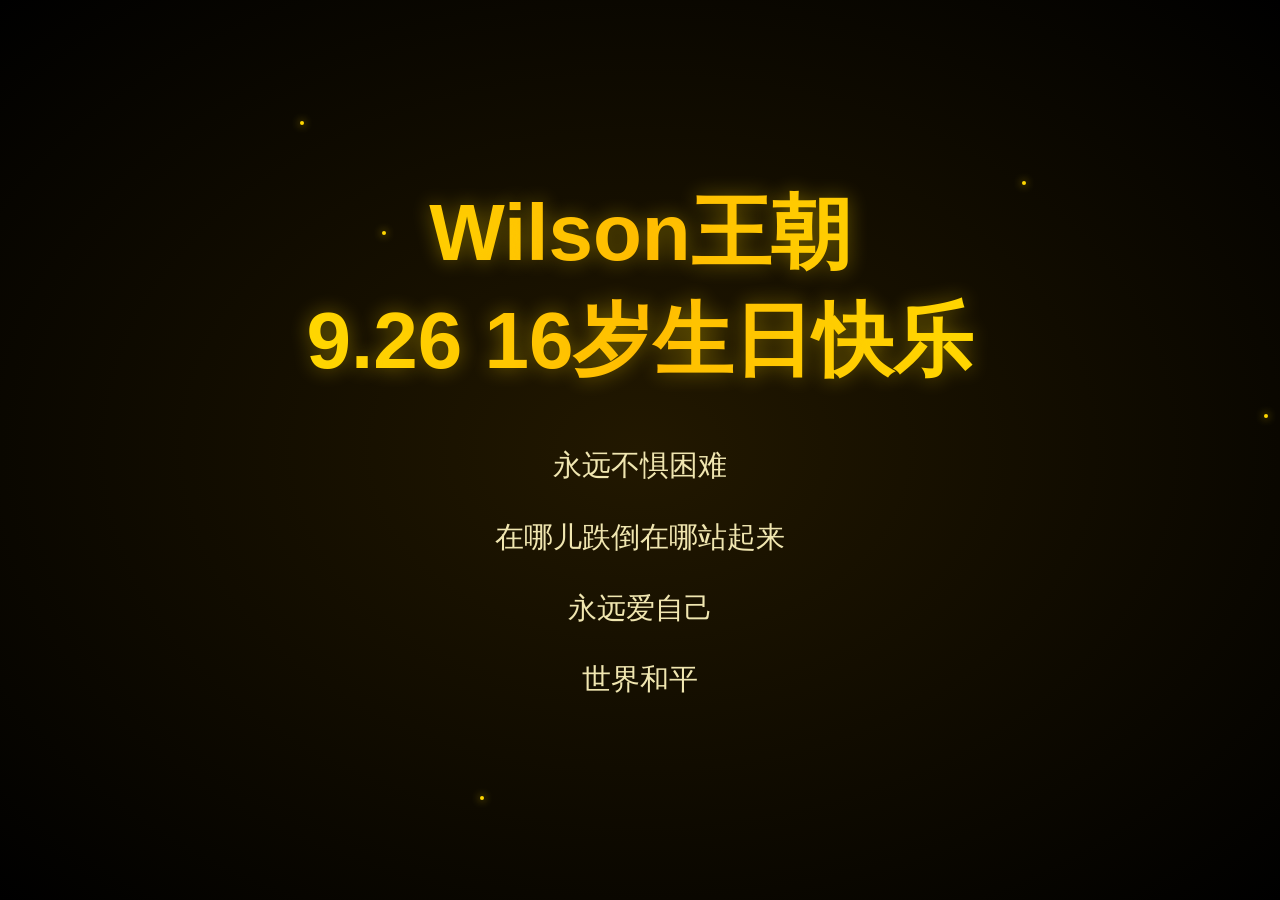
<file: up.html>
<!DOCTYPE html>
<html lang="zh-CN">
<head>
    <meta charset="UTF-8">
    <meta name="viewport" content="width=device-width, initial-scale=1.0">
    <title>Wilson王朝｜16岁生日快乐</title>
    <style>
        * {
            margin: 0;
            padding: 0;
            box-sizing: border-box;
        }
        body {
            min-height: 100vh;
            background: #000000;
            background-image: radial-gradient(#221800, #000);
            overflow: hidden;
            font-family: "Microsoft YaHei", sans-serif;
            color: #fff;
        }
        /* 气球容器 */
        .balloon-container {
            position: fixed;
            width: 100%;
            height: 100%;
            z-index: 1;
            pointer-events: none;
        }
        .balloon {
            position: absolute;
            bottom: -120px;
            border-radius: 50%;
            animation: float 12s infinite ease-in-out;
        }
        @keyframes float {
            0% {
                transform: translateY(0) rotate(0deg);
                opacity: 0.9;
            }
            100% {
                transform: translateY(-110vh) rotate(15deg);
                opacity: 0;
            }
        }
        /* 文字内容 */
        .content {
            position: relative;
            z-index: 2;
            height: 100vh;
            display: flex;
            flex-direction: column;
            justify-content: center;
            align-items: center;
            text-align: center;
            padding: 20px;
        }
        .main-title {
            font-size: clamp(2.2rem, 8vw, 5rem);
            background: linear-gradient(90deg, #ffd700, #ffb800, #ffd700);
            -webkit-background-clip: text;
            color: transparent;
            text-shadow: 0 0 20px rgba(255, 215, 00, 0.4);
            margin-bottom: 30px;
            font-weight: bold;
        }
        .slogan {
            font-size: clamp(1rem, 3vw, 1.8rem);
            color: #f0e6b0;
            line-height: 2.2;
        }
        .slogan span {
            display:block;
            margin:8px 0;
        }
        /* 金色闪光装饰 */
        .shine {
            position: absolute;
            width: 4px;
            height: 4px;
            background: #ffd700;
            border-radius: 50%;
            box-shadow: 0 0 8px #ffd700;
            animation: sparkle 3s infinite;
        }
        @keyframes sparkle {
            0%,100%{opacity:0;}
            50%{opacity:1;}
        }
    </style>
</head>
<body>
<div class="balloon-container" id="balloons"></div>
<div class="content">
    <h1 class="main-title">Wilson王朝<br>9.26 16岁生日快乐</h1>
    <div class="slogan">
        <span>永远不惧困难</span>
        <span>在哪儿跌倒在哪站起来</span>
        <span>永远爱自己</span>
        <span>世界和平</span>
    </div>
</div>

<script>
// 生成金/白/黑三色气球
const balloonContainer = document.getElementById("balloons");
const colors = ["#ffd700","#ffffff","#111111"];

function createBalloon(){
    const balloon = document.createElement("div");
    balloon.classList.add("balloon");
    const size = 40 + Math.random() * 90;
    const color = colors[Math.floor(Math.random()*colors.length)];
    balloon.style.width = size + "px";
    balloon.style.height = size * 1.2 + "px";
    balloon.style.background = color;
    balloon.style.left = Math.random() * 100 + "%";
    balloon.style.animationDuration = 7 + Math.random() * 10 + "s";
    balloon.style.animationDelay = Math.random() * 4 + "s";
    balloonContainer.appendChild(balloon);

    // 自动清理
    setTimeout(()=>{
        balloon.remove();
    },18000)
}

// 持续生成气球
setInterval(createBalloon, 600);

// 金色星光点缀
function createShine(){
    const shine = document.createElement("div");
    shine.classList.add("shine");
    shine.style.left = Math.random()*100+"%";
    shine.style.top = Math.random()*100+"%";
    shine.style.animationDelay = Math.random()*3+"s";
    document.body.appendChild(shine);
    setTimeout(()=>shine.remove(),3000)
}
setInterval(createShine,250);
</script>
</body>
</html>
</file>
